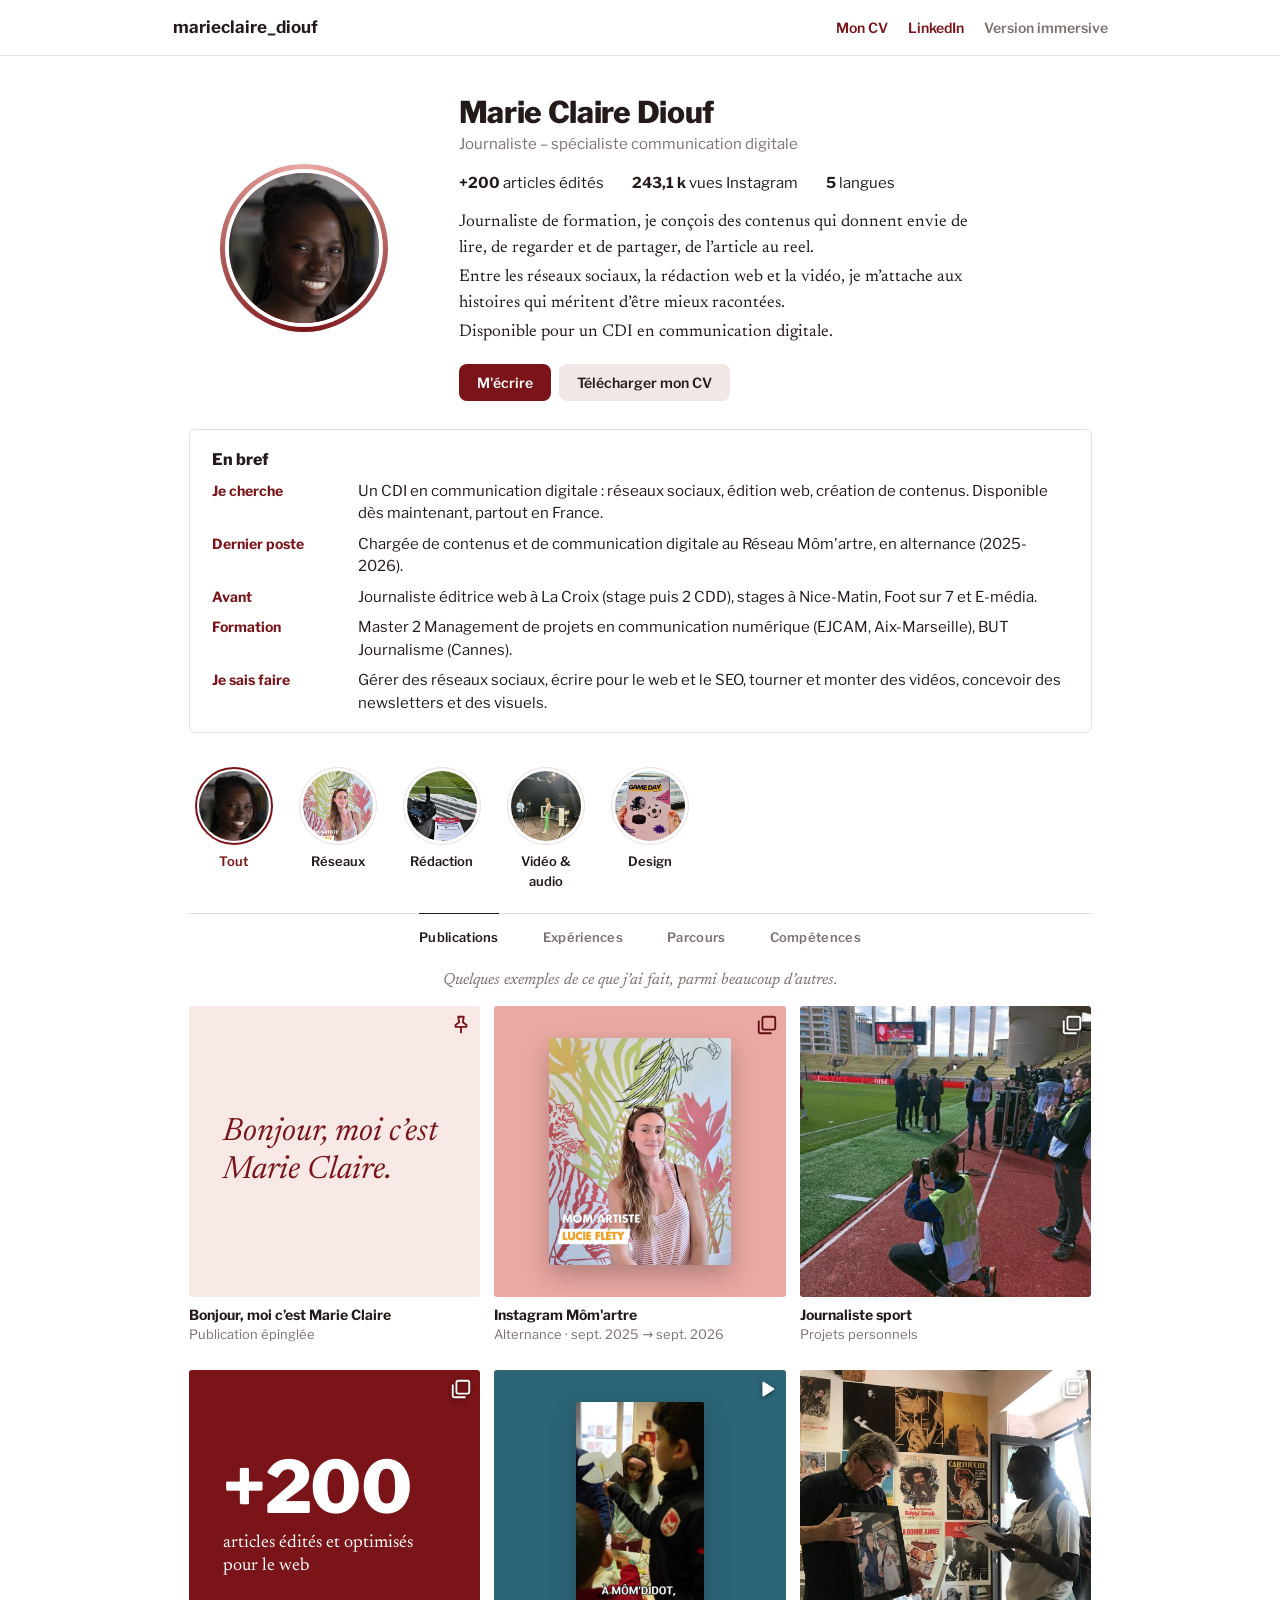
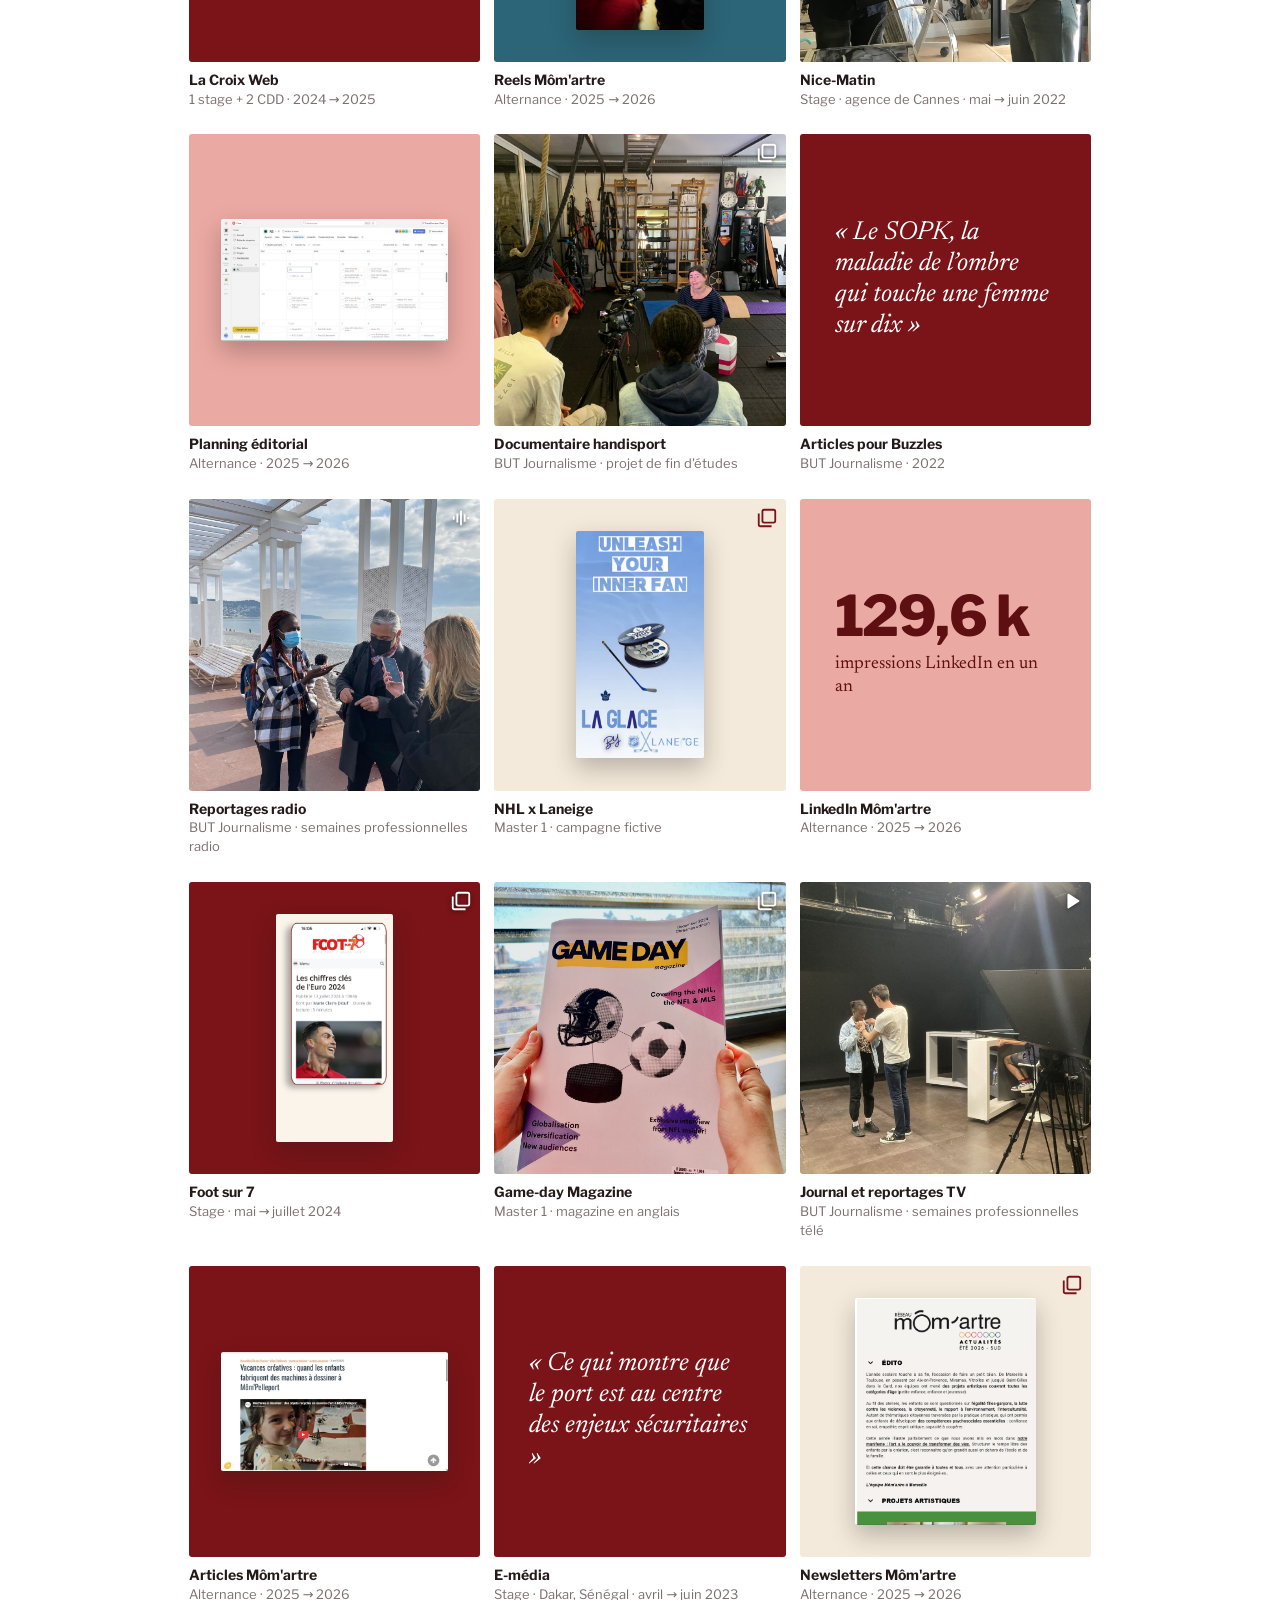
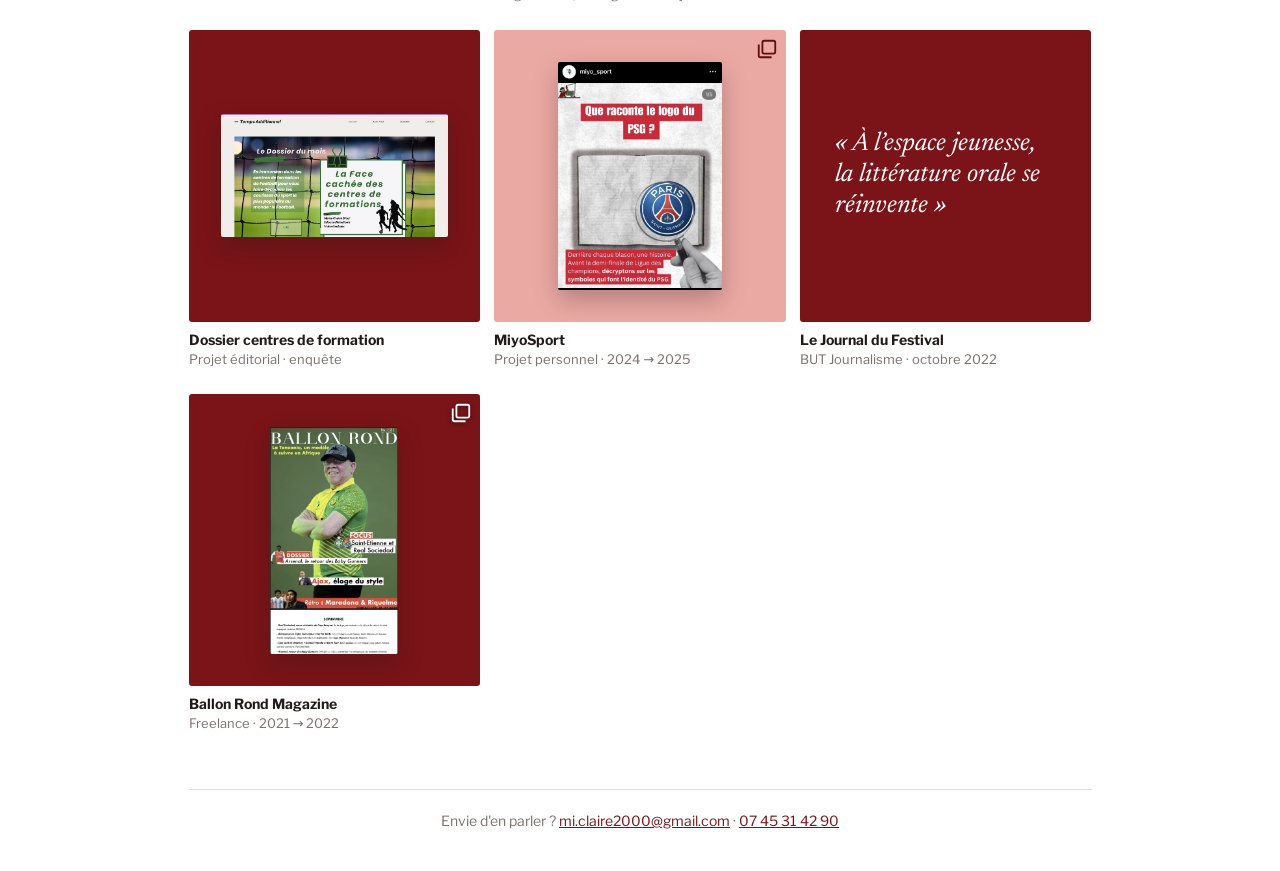
<file: profil.html>
<!doctype html>
<html lang="fr">
<head>
<meta charset="utf-8">
<meta name="viewport" content="width=device-width, initial-scale=1, viewport-fit=cover">
<title>Marie Claire Diouf · Spécialiste communication digitale</title>
<meta name="description" content="Le portfolio de Marie Claire Diouf, journaliste de formation et spécialiste de la communication digitale : réseaux sociaux, rédaction web, vidéo. Disponible pour un CDI.">
<meta name="theme-color" content="#7A1418">
<link rel="preconnect" href="https://fonts.googleapis.com">
<link rel="preconnect" href="https://fonts.gstatic.com" crossorigin>
<link href="https://fonts.googleapis.com/css2?family=Libre+Franklin:wght@400;500;600;700;800&family=Newsreader:ital,opsz,wght@0,6..72,400;0,6..72,500;1,6..72,400;1,6..72,500&display=swap" rel="stylesheet">
<link rel="stylesheet" href="assets/css/v2.css">
</head>
<body>

<header class="top">
  <a class="top-name" href="profil.html">marieclaire_diouf</a>
  <nav class="top-links" aria-label="Liens rapides">
    <a data-lien="cv" href="#">Mon CV</a>
    <a data-lien="linkedin" href="#">LinkedIn</a>
    <a class="top-alt" href="index.html">Version immersive</a>
  </nav>
</header>

<main class="page">

  <section class="profile" aria-label="Profil">
    <div class="profile-photo"><img src="img/avatar.jpg" alt="Marie Claire Diouf"></div>
    <div class="profile-info">
      <h1 class="profile-name">Marie Claire Diouf</h1>
      <p class="profile-role">Journaliste – spécialiste communication digitale</p>
      <ul class="profile-stats" id="stats"></ul>
      <div class="profile-bio" id="bio"></div>
      <div class="profile-actions">
        <a class="btn btn-main" href="mailto:mi.claire2000@gmail.com">M'écrire</a>
        <a class="btn" data-lien="cv" href="#">Télécharger mon CV</a>
      </div>
    </div>
  </section>

  <section class="brief" aria-labelledby="brief-title">
    <h2 id="brief-title">En bref</h2>
    <dl>
      <div><dt>Je cherche</dt><dd>Un CDI en communication digitale : réseaux sociaux, édition web, création de contenus. Disponible dès maintenant, partout en France.</dd></div>
      <div><dt>Dernier poste</dt><dd>Chargée de contenus et de communication digitale au Réseau Môm'artre, en alternance (2025-2026).</dd></div>
      <div><dt>Avant</dt><dd>Journaliste éditrice web à La Croix (stage puis 2 CDD), stages à Nice-Matin, Foot sur 7 et E-média.</dd></div>
      <div><dt>Formation</dt><dd>Master 2 Management de projets en communication numérique (EJCAM, Aix-Marseille), BUT Journalisme (Cannes).</dd></div>
      <div><dt>Je sais faire</dt><dd>Gérer des réseaux sociaux, écrire pour le web et le SEO, tourner et monter des vidéos, concevoir des newsletters et des visuels.</dd></div>
    </dl>
  </section>

  <ul class="highlights" id="highlights" aria-label="Filtrer mes publications par thème"></ul>

  <nav class="tabs" aria-label="Sections du profil">
    <button class="tab" data-view="posts" aria-selected="true">Publications</button>
    <button class="tab" data-view="xp" aria-selected="false">Expériences</button>
    <button class="tab" data-view="parcours" aria-selected="false">Parcours</button>
    <button class="tab" data-view="skills" aria-selected="false">Compétences</button>
  </nav>

  <section class="view" id="view-posts" aria-label="Publications">
    <p class="view-note" id="grid-note"></p>
    <ul class="grid" id="grid"></ul>
  </section>

  <section class="view" id="view-xp" aria-label="Expériences" hidden>
    <div class="feed" id="feed"></div>
  </section>

  <section class="view" id="view-parcours" aria-label="Parcours" hidden>
    <ol class="school" id="school"></ol>
  </section>

  <section class="view" id="view-skills" aria-label="Compétences" hidden>
    <div class="skills" id="skills"></div>
  </section>

  <footer class="foot">
    <p>Envie d'en parler ? <a href="mailto:mi.claire2000@gmail.com">mi.claire2000@gmail.com</a> · <a href="tel:0745314290">07 45 31 42 90</a></p>
  </footer>
</main>

<dialog class="post" id="post" aria-label="Publication">
  <button class="post-close" id="post-close" aria-label="Fermer">×</button>
  <button class="post-step prev" id="post-prev" aria-label="Publication précédente">‹</button>
  <button class="post-step next" id="post-next" aria-label="Publication suivante">›</button>
  <div class="post-inner" id="post-inner"></div>
</dialog>

<script src="assets/js/contenu.js"></script>
<script src="assets/js/v2.js"></script>
</body>
</html>
</file>
<file: assets/css/v2.css>
/* Portfolio v2 : un profil, des publications, pas d'effets */
:root {
  --paper: #FFFFFF;
  --ink: #241A19;
  --muted: #7D706E;
  --line: #EADFDD;
  --bordeaux: #7A1418;
  --rose: #EBA9A3;
  --rose-pale: #F8E9E7;
  --sans: "Libre Franklin", system-ui, sans-serif;
  --serif: "Newsreader", Georgia, serif;
}
* { box-sizing: border-box; margin: 0; padding: 0; }
html { -webkit-text-size-adjust: 100%; }
body { background: var(--paper); color: var(--ink); font: 400 15px/1.5 var(--sans); }
img, video { display: block; max-width: 100%; }
a { color: var(--bordeaux); }
button { font: inherit; color: inherit; background: none; border: 0; cursor: pointer; }
ul, ol { list-style: none; }
:focus-visible { outline: 2px solid var(--bordeaux); outline-offset: 2px; }

/* Barre du haut : le nom du compte, deux liens */
.top { position: sticky; top: 0; z-index: 20; display: flex; align-items: center; justify-content: space-between; gap: 16px; height: 56px; padding: 0 max(16px, calc((100vw - 935px) / 2)); background: rgba(255, 255, 255, .96); border-bottom: 1px solid var(--line); }
.top-name { font-weight: 700; font-size: 17px; color: var(--ink); text-decoration: none; }
.top-links { display: flex; gap: 20px; }
.top-links a { font-weight: 600; font-size: 14px; text-decoration: none; }
.top-links a:hover { text-decoration: underline; text-underline-offset: 3px; }

.page { max-width: 935px; margin: 0 auto; padding: 0 16px 40px; }

/* Profil */
.profile { display: grid; grid-template-columns: 230px 1fr; gap: 28px 40px; align-items: center; padding: 40px 0 28px; }
.profile-photo { justify-self: center; width: 168px; height: 168px; border-radius: 50%; padding: 5px; background: conic-gradient(var(--rose), var(--bordeaux), var(--rose)); }
.profile-photo img { width: 100%; height: 100%; border-radius: 50%; object-fit: cover; border: 4px solid var(--paper); }
.profile-name { font-weight: 800; font-size: 30px; line-height: 1.1; letter-spacing: -.3px; }
.profile-role { margin-top: 4px; color: var(--muted); }
.profile-stats { display: flex; flex-wrap: wrap; gap: 6px 28px; margin: 16px 0; font-size: 15px; }
.profile-stats b { font-weight: 700; }
.profile-bio { max-width: 52ch; font-family: var(--serif); font-size: 17px; line-height: 1.5; }
.profile-bio p + p { margin-top: 4px; }
.profile-actions { display: flex; flex-wrap: wrap; gap: 8px; margin-top: 18px; }
.btn { display: inline-block; padding: 8px 18px; border-radius: 8px; background: #F1E7E5; color: var(--ink); font-weight: 600; font-size: 14px; text-decoration: none; }
.btn:hover { background: #E8DAD7; }
.btn-main { background: var(--bordeaux); color: #fff; }
.btn-main:hover { background: #5E0F12; }

/* Stories à la une : filtres par thème */
.highlights { display: flex; gap: 22px; overflow-x: auto; padding: 8px 4px 22px; scrollbar-width: none; }
.highlights::-webkit-scrollbar { display: none; }
.hl { display: flex; flex-direction: column; align-items: center; gap: 7px; width: 82px; font-size: 13px; font-weight: 600; }
.hl-ring { width: 78px; height: 78px; border-radius: 50%; padding: 3px; border: 1px solid var(--line); }
.hl-ring img { width: 100%; height: 100%; border-radius: 50%; object-fit: cover; }
.hl[aria-pressed="true"] .hl-ring { border: 2px solid var(--bordeaux); padding: 2px; }
.hl[aria-pressed="true"] { color: var(--bordeaux); }

/* Onglets du profil */
.tabs { display: flex; justify-content: center; gap: 44px; border-top: 1px solid var(--line); }
.tab { padding: 14px 0; margin-top: -1px; border-top: 1px solid transparent; font-weight: 600; font-size: 13px; letter-spacing: .3px; color: var(--muted); }
.tab[aria-selected="true"] { border-top-color: var(--ink); color: var(--ink); }
.tab:hover { color: var(--ink); }

.view-note { margin: 6px 0 14px; font-family: var(--serif); font-style: italic; font-size: 16px; color: var(--muted); text-align: center; }

/* Grille de publications */
.grid { display: grid; grid-template-columns: repeat(3, 1fr); gap: 4px; }
.tile { position: relative; display: block; width: 100%; aspect-ratio: 1; overflow: hidden; background: var(--rose-pale); }
.tile img { width: 100%; height: 100%; object-fit: cover; }
.tile-une { display: flex; align-items: center; justify-content: center; height: 100%; padding: 18px; background: var(--bordeaux); color: #fff; font-family: var(--serif); font-size: clamp(14px, 2.2vw, 20px); line-height: 1.2; text-align: center; }
.tile-badge { position: absolute; top: 8px; right: 8px; width: 22px; height: 22px; color: #fff; filter: drop-shadow(0 1px 2px rgba(0, 0, 0, .5)); }
.tile-badge svg { width: 100%; height: 100%; fill: none; stroke: currentColor; stroke-width: 2; stroke-linejoin: round; }
.tile-badge svg path[d^="M8 5"] { fill: currentColor; }
.tile-hover { position: absolute; inset: 0; display: flex; flex-direction: column; justify-content: flex-end; gap: 2px; padding: 12px; background: linear-gradient(transparent 55%, rgba(36, 26, 25, .82)); color: #fff; text-align: left; }
.tile-hover b { font-size: 15px; }
.tile-hover small { font-size: 12px; opacity: .85; }
.tile:hover img { filter: brightness(.92); }
.tile-pin ~ .tile-hover { display: none; }

/* Publication ouverte */
.post { width: min(1080px, 100vw - 32px); height: min(720px, 100vh - 48px); max-width: none; max-height: none; margin: auto; border: 0; border-radius: 4px; overflow: visible; background: var(--paper); }
.post::backdrop { background: rgba(20, 12, 12, .72); }
.post-inner { display: grid; grid-template-columns: 1.35fr 1fr; grid-template-rows: 100%; height: 100%; overflow: hidden; border-radius: 4px; }
.post-close { position: fixed; top: 10px; right: 18px; z-index: 2; font-size: 38px; line-height: 1; color: #fff; }
.post-step { position: fixed; top: 50%; z-index: 2; width: 40px; height: 40px; margin-top: -20px; border-radius: 50%; background: #fff; font-size: 26px; line-height: 38px; color: var(--ink); }
.post-step.prev { left: 14px; } .post-step.next { right: 14px; }
.post-media { position: relative; min-width: 0; min-height: 0; overflow: hidden; background: #F4EFEE; }
.track { display: flex; height: 100%; overflow-x: auto; scroll-snap-type: x mandatory; scrollbar-width: none; }
.track::-webkit-scrollbar { display: none; }
.slide { position: relative; flex: 0 0 100%; height: 100%; scroll-snap-align: start; display: flex; align-items: center; justify-content: center; }
.slide img, .slide video { width: 100%; height: 100%; object-fit: contain; background: #F4EFEE; }
.slide video { background: #000; }
.slide figcaption { position: absolute; left: 0; right: 0; bottom: 0; padding: 26px 14px 10px; background: linear-gradient(transparent, rgba(36, 26, 25, .6)); color: #fff; font-size: 13px; }
.slide-une { flex-direction: column; gap: 18px; padding: 40px; background: var(--bordeaux); color: #fff; font-family: var(--serif); font-size: 24px; line-height: 1.2; text-align: center; }
.dots { position: absolute; left: 0; right: 0; bottom: 44px; display: flex; justify-content: center; gap: 5px; pointer-events: none; }
.dots i { width: 6px; height: 6px; border-radius: 50%; background: rgba(255, 255, 255, .55); }
.dots i.on { background: #fff; }
.count { position: absolute; top: 12px; right: 12px; padding: 3px 10px; border-radius: 99px; background: rgba(36, 26, 25, .7); color: #fff; font-size: 12.5px; font-weight: 600; pointer-events: none; }
.post-side { display: flex; flex-direction: column; min-width: 0; overflow-y: auto; border-left: 1px solid var(--line); }
.post-head { display: flex; align-items: center; gap: 12px; padding: 14px 16px; border-bottom: 1px solid var(--line); font-size: 14px; line-height: 1.3; }
.post-head small { color: var(--muted); font-size: 12.5px; }
.av { flex: none; display: grid; place-items: center; width: 36px; height: 36px; border-radius: 50%; background: var(--bordeaux); color: #fff; font-weight: 700; font-size: 13px; overflow: hidden; }
.av img { width: 100%; height: 100%; object-fit: cover; }
.post-body { padding: 16px; }
.post-body h2 { font-weight: 800; font-size: 20px; line-height: 1.2; }
.post-role { margin: 2px 0 12px; color: var(--muted); font-size: 14px; }
.post-body > p { font-family: var(--serif); font-size: 16.5px; line-height: 1.55; }
.post-facts { margin-top: 12px; font-family: var(--sans) !important; font-size: 13.5px !important; font-weight: 600; color: var(--bordeaux); }
.post-list { margin-top: 14px; display: grid; gap: 6px; font-size: 14px; }
.post-list a { text-underline-offset: 3px; }
.sound { margin-top: 14px; }
.sound p { font-size: 14px; margin-bottom: 4px; }
.sound small { color: var(--muted); }
.sound audio { width: 100%; height: 36px; }
.post-comments { margin-top: 20px; padding-top: 14px; border-top: 1px solid var(--line); }
.cmt { display: flex; gap: 10px; }
.cmt .av { width: 32px; height: 32px; background: #E1ECEE; color: #2B6577; font-size: 12px; }
.cmt p { font-family: var(--serif); font-size: 15.5px; line-height: 1.45; }
.cmt b { font-family: var(--sans); font-size: 14px; }
.cmt-role { font-family: var(--sans); font-size: 12.5px; color: var(--muted); }

/* Expériences : un fil */
.feed { max-width: 520px; margin: 18px auto 0; display: grid; gap: 28px; }
.xp { border: 1px solid var(--line); border-radius: 6px; overflow: hidden; }
.xp .post-head { border-bottom: 0; }
.xp-img { width: 100%; aspect-ratio: 4 / 3; object-fit: cover; }
.xp-body { padding: 14px 16px 16px; }
.xp-body h3 { font-weight: 800; font-size: 18px; line-height: 1.25; }
.xp-body > p { margin-top: 6px; font-family: var(--serif); font-size: 16px; }
.xp details { margin-top: 10px; font-family: var(--serif); font-size: 15.5px; }
.xp summary { cursor: pointer; color: var(--muted); font-family: var(--sans); font-size: 14px; list-style: none; }
.xp summary::-webkit-details-marker { display: none; }
.xp details[open] summary { margin-bottom: 8px; }
.xp details p { margin-top: 10px; }
.xp details ul { margin: 4px 0 0 18px; list-style: disc; }
.xp details li { margin-top: 3px; }

/* Parcours */
.school { max-width: 560px; margin: 26px auto 0; display: grid; gap: 26px; }
.school li { padding-left: 18px; border-left: 2px solid var(--rose); }
.school-date { color: var(--muted); font-size: 13.5px; }
.school h3 { margin: 2px 0 4px; font-weight: 800; font-size: 18px; line-height: 1.25; }
.school-note { font-family: var(--serif); font-style: italic; color: var(--muted); }

/* Compétences */
.skills { display: grid; grid-template-columns: 1fr 1fr; gap: 10px 48px; margin-top: 26px; }
.skills h3 { margin: 18px 0 6px; font-weight: 800; font-size: 16px; }
.skills-col > p { font-family: var(--serif); font-size: 16.5px; line-height: 1.5; }
.tools { display: grid; grid-template-columns: repeat(auto-fill, minmax(150px, 1fr)); gap: 10px 14px; font-size: 14px; font-weight: 500; }
.tools li { display: flex; align-items: center; gap: 10px; }
.tools img, .adobe { flex: none; width: 30px; height: 30px; border-radius: 7px; }
.adobe { display: grid; place-items: center; font-weight: 800; font-size: 13px; border: 1.5px solid; }
.adobe-id { background: #49021F; color: #FF3366; } .adobe-ps { background: #001E36; color: #31A8FF; }
.adobe-pr, .adobe-au { background: #00005B; color: #9999FF; }
.langs { display: grid; gap: 4px; font-size: 15px; }

.foot { margin-top: 56px; padding-top: 20px; border-top: 1px solid var(--line); text-align: center; color: var(--muted); font-size: 14px; }

/* Téléphone */
@media (max-width: 735px) {
  .profile { grid-template-columns: 96px 1fr; gap: 14px 20px; padding: 22px 0 16px; align-items: start; }
  .profile-photo { width: 92px; height: 92px; padding: 3px; }
  .profile-photo img { border-width: 3px; }
  .profile-name { font-size: 22px; }
  .profile-role { font-size: 14px; }
  .profile-stats, .profile-bio, .profile-actions { grid-column: 1 / -1; }
  .profile-stats { margin: 0; gap: 4px 18px; font-size: 14px; }
  .profile-bio { font-size: 16px; }
  .profile-actions .btn { flex: 1; text-align: center; }
  .hl { width: 66px; font-size: 12px; } .hl-ring { width: 62px; height: 62px; }
  .tabs { gap: 0; justify-content: space-around; }
  .grid { gap: 2px; margin: 0 -16px; }
  .post { width: 100vw; height: 100dvh; border-radius: 0; }
  .post-inner { grid-template-columns: 1fr; grid-template-rows: auto 1fr; overflow-y: auto; }
  .post-media { height: min(100vw, 62dvh); }
  .post-side { overflow: visible; border-left: 0; }
  .post-close { top: 4px; right: 10px; color: var(--ink); background: rgba(255,255,255,.85); border-radius: 50%; width: 40px; height: 40px; font-size: 30px; }
  .post-step { display: none; }
  .skills { grid-template-columns: 1fr; }
}
.tile-pin { background: var(--rose-pale); color: var(--bordeaux); font-size: clamp(18px, 3vw, 30px); font-style: italic; }

/* En bref : ce que le recruteur doit retenir */
.brief { margin: 0 0 26px; padding: 18px 22px; border: 1px solid var(--line); border-radius: 6px; }
.brief h2 { font-weight: 800; font-size: 16px; margin-bottom: 8px; }
.brief dl { display: grid; gap: 8px; }
.brief dl > div { display: grid; grid-template-columns: 130px 1fr; gap: 16px; }
.brief dt { font-weight: 700; font-size: 14px; color: var(--bordeaux); }
.brief dd { font-size: 15px; }
.post-body > p + p { margin-top: 10px; }
@media (max-width: 735px) {
  .brief { padding: 14px 16px; }
  .brief dl > div { grid-template-columns: 1fr; gap: 0; }
  .tile-hover { padding: 8px; } .tile-hover b { font-size: 12.5px; line-height: 1.2; } .tile-hover small { display: none; }
}
/* ---------- Grille planifiée comme un feed ---------- */
.grid { gap: 26px 14px; }
.cell { cursor: pointer; }
.tile { border-radius: 3px; }
.u-tous { --u: var(--rose-pale); --u-ink: var(--bordeaux); }
.u-reseaux { --u: #EBA9A3; --u-ink: #5E0F12; }
.u-redaction { --u: #7A1418; --u-ink: #FFFFFF; }
.u-video { --u: #2B6577; --u-ink: #FFFFFF; }
.u-design { --u: #F3EADB; --u-ink: #7A1418; }
.t-photo img { width: 100%; height: 100%; object-fit: cover; }
.t-ecran { display: flex; align-items: center; justify-content: center; padding: 11%; background: var(--u); }
.t-ecran img { width: auto; height: auto; max-width: 100%; max-height: 100%; object-fit: contain; border-radius: 2px; box-shadow: 0 10px 24px rgba(36, 26, 25, .28); }
.t-chiffre, .t-typo { display: flex; flex-direction: column; justify-content: center; gap: 10px; padding: 12%; background: var(--u); color: var(--u-ink); text-align: left; }
.v-num { font-weight: 800; font-size: clamp(40px, 7vw, 72px); line-height: .95; letter-spacing: -1.5px; }
.v-txt { font-family: var(--serif); font-size: clamp(14px, 1.7vw, 18px); line-height: 1.3; }
.v-quote { font-family: var(--serif); font-style: italic; font-size: clamp(17px, 2.5vw, 26px); line-height: 1.2; }
.v-quote::before { content: "« "; } .v-quote::after { content: " »"; }
.u-tous .v-quote::before, .u-tous .v-quote::after { content: none; }
.u-tous .v-quote { font-size: clamp(20px, 3vw, 32px); }
.tile-badge { color: #fff; }
.t-ecran.u-reseaux .tile-badge, .t-ecran.u-design .tile-badge, .u-tous .tile-badge, .t-typo.u-reseaux .tile-badge { color: var(--u-ink); filter: none; }
.cap { margin-top: 9px; font-size: 14px; line-height: 1.35; }
.cap b { display: block; font-weight: 700; }
.cap span { color: var(--muted); font-size: 13px; }
.cell:hover .cap b { text-decoration: underline; text-underline-offset: 3px; }
.cell:hover .tile { outline: 1px solid var(--ink); outline-offset: 3px; }
@media (max-width: 735px) {
  .grid { grid-template-columns: repeat(2, 1fr); gap: 20px 10px; margin: 0; }
  .t-chiffre, .t-typo { padding: 10%; }
  .v-num { font-size: 38px; }
  .cap { font-size: 13px; } .cap span { font-size: 12px; }
}
.v-num { white-space: nowrap; } .v-num-long { font-size: clamp(32px, 5.2vw, 56px); }
@media (max-width: 735px) { .v-num-long { font-size: 30px; } }
.top-alt { color: var(--muted) !important; }
@media (max-width: 480px) { .top-links { gap: 12px; } .top-links a { font-size: 13px; } .top-name { font-size: 15px; } }
</file>
